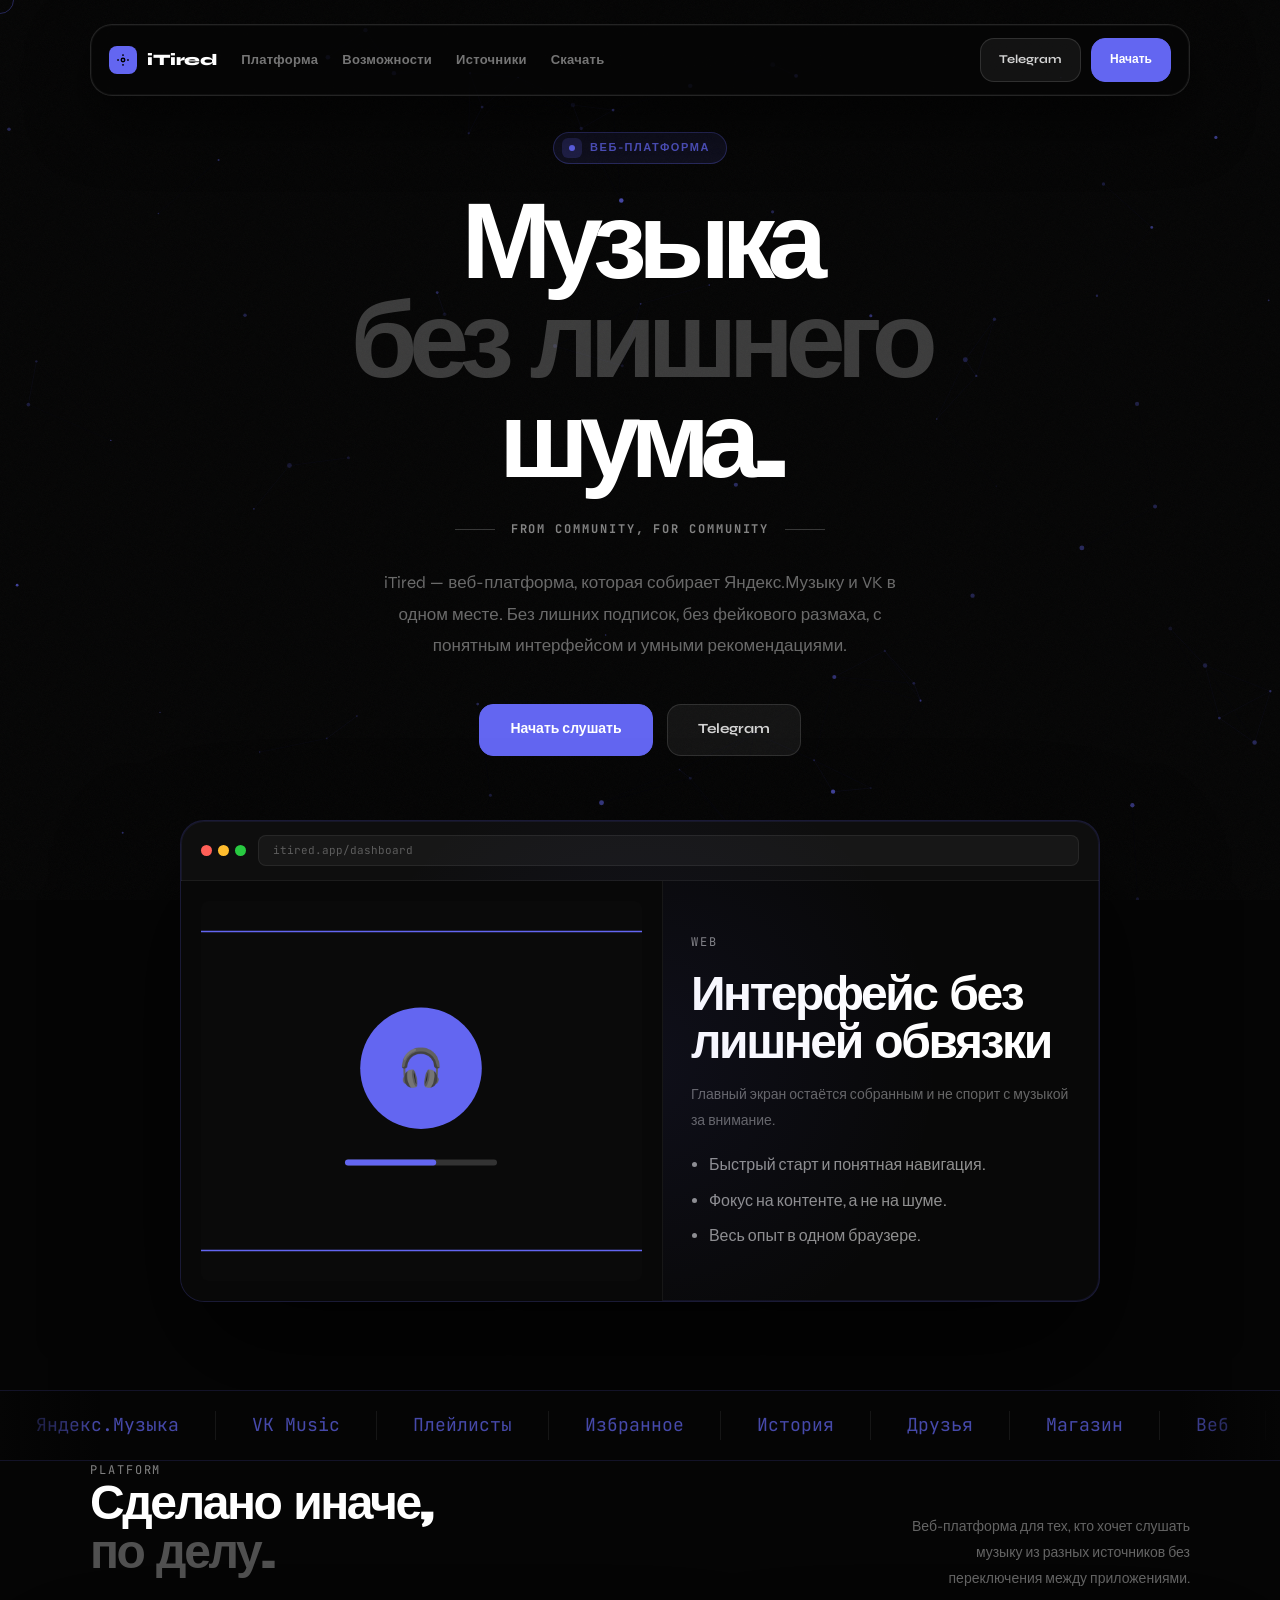
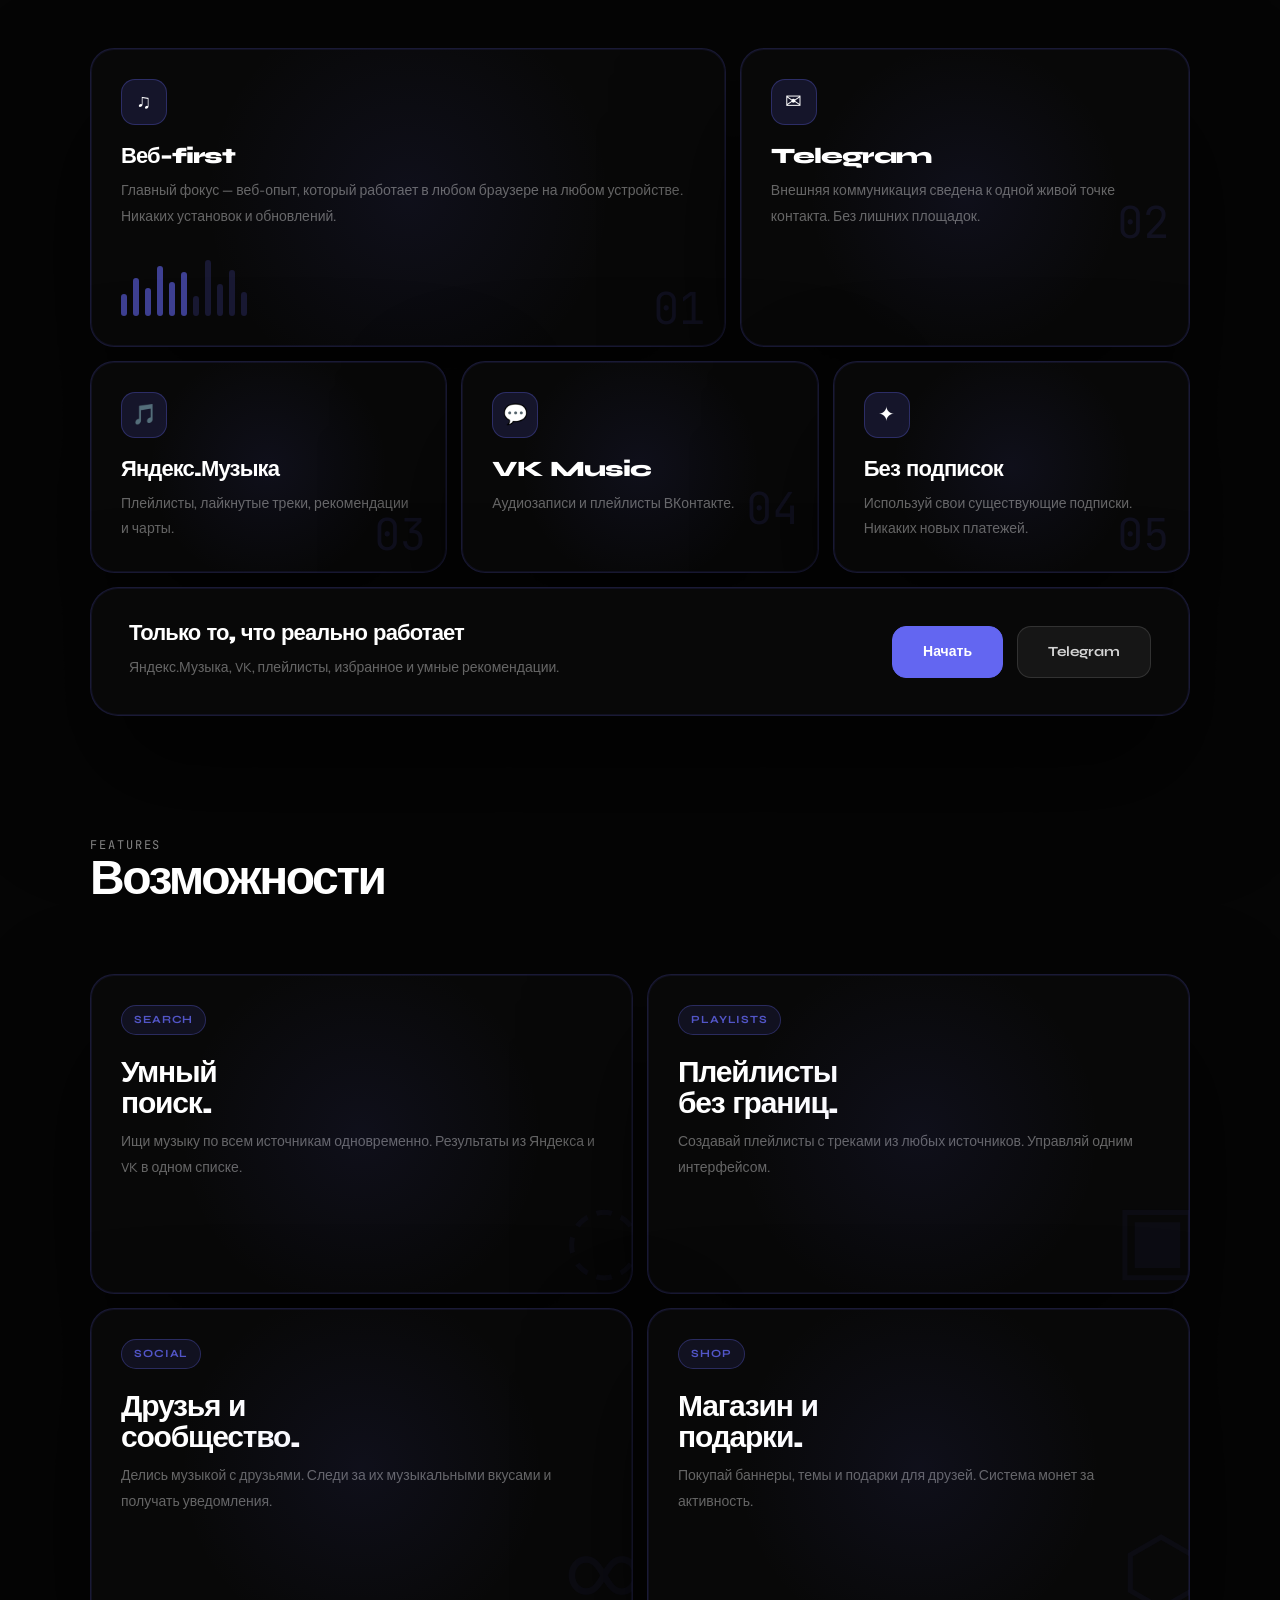
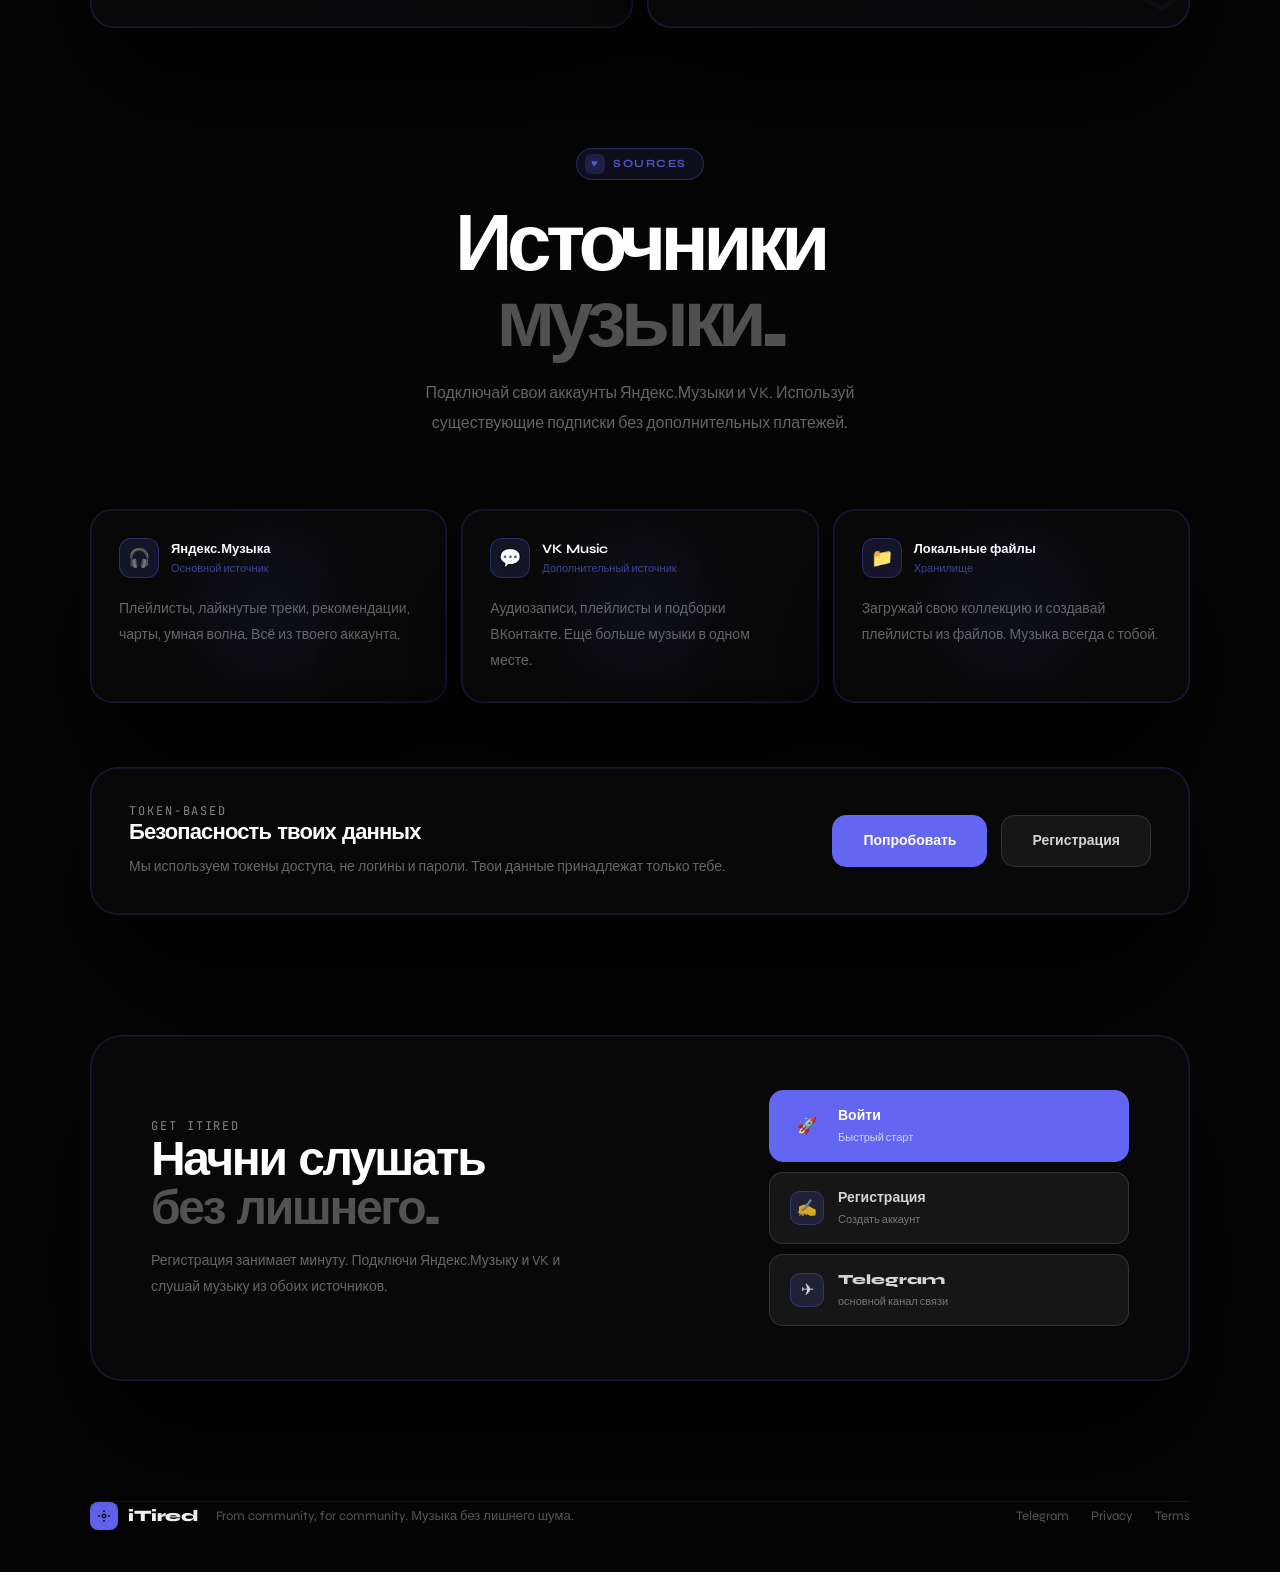
<file: itiredmp3-main/landing/index.html>
<!DOCTYPE html>
<html lang="ru">
<head>
    <meta charset="UTF-8">
    <meta name="viewport" content="width=device-width, initial-scale=1.0">
    <title>iTired | Музыка без лишнего шума</title>
    <meta name="description" content="iTired — веб-платформа для музыки. Яндекс.Музыка и VK в одном месте.">
    <link rel="icon" type="image/png" href="data:image/svg+xml,<svg xmlns='http://www.w3.org/2000/svg' viewBox='0 0 100 100'><rect fill='%236366f1' width='100' height='100' rx='20'/><text x='50' y='68' font-size='50' text-anchor='middle' fill='white'>🎧</text></svg>">
    <link rel="preconnect" href="https://fonts.googleapis.com">
    <link rel="preconnect" href="https://fonts.gstatic.com" crossorigin>
    <link href="https://fonts.googleapis.com/css2?family=Syne:wght@400;600;700;800&family=JetBrains+Mono:wght@300;400;500&display=swap" rel="stylesheet">
    <link rel="stylesheet" href="landing.css">
</head>
<body>
    <canvas id="particle-field" aria-hidden="true"></canvas>
    <div class="noise" aria-hidden="true"></div>
    <div class="cursor-dot" aria-hidden="true"></div>
    <div class="cursor-ring" aria-hidden="true"></div>

    <header class="site-nav" id="top">
        <a class="brand" href="#top">
            <span class="brand-mark">
                <svg width="14" height="14" viewBox="0 0 24 24" fill="none" stroke="#000" stroke-width="2.5">
                    <circle cx="12" cy="12" r="3"></circle>
                    <path d="M12 2v3M12 19v3M2 12h3M19 12h3"></path>
                </svg>
            </span>
            <span>iTired</span>
        </a>

        <nav aria-label="Основная навигация">
            <ul class="nav-links">
                <li><a href="#platform">Платформа</a></li>
                <li><a href="#features">Возможности</a></li>
                <li><a href="#sources">Источники</a></li>
                <li><a href="#download">Скачать</a></li>
            </ul>
        </nav>

        <div class="nav-actions">
            <a class="nav-ghost" href="https://t.me/iTired" target="_blank" rel="noreferrer">Telegram</a>
            <a class="nav-solid" href="/login">Начать</a>
        </div>
    </header>

    <main>
        <section class="hero">
            <div class="hero-badge" data-reveal>
                <span class="hero-badge-dot"></span>
                <span>Веб-платформа</span>
            </div>

            <h1 class="hero-title" data-reveal>
                <span>Музыка</span>
                <span class="hero-title-muted">без лишнего</span>
                <span>шума.</span>
            </h1>

            <div class="hero-slogan" data-reveal>
                <span></span>
                <strong>From community, for community</strong>
                <span></span>
            </div>

            <p class="hero-text" data-reveal>
                iTired — веб-платформа, которая собирает Яндекс.Музыку и VK в одном месте.
                Без лишних подписок, без фейкового размаха, с понятным интерфейсом и умными рекомендациями.
            </p>

            <div class="hero-actions" data-reveal>
                <a class="button-solid" href="/login">Начать слушать</a>
                <a class="button-ghost" href="https://t.me/iTired" target="_blank" rel="noreferrer">Telegram</a>
            </div>

            <div class="hero-panel-shell" data-reveal>
                <div class="hero-panel-top">
                    <div class="window-dots">
                        <span></span>
                        <span></span>
                        <span></span>
                    </div>
                    <div class="window-path">itired.app/dashboard</div>
                </div>

                <div class="hero-panel-body">
                    <div class="hero-panel-preview">
                        <img class="preview-image is-active" src="data:image/svg+xml,%3Csvg xmlns='http://www.w3.org/2000/svg' width='800' height='500' viewBox='0 0 800 500'%3E%3Crect fill='%230a0a0a' width='800' height='500'/%3E%3Crect x='40' y='40' width='720' height='420' rx='16' fill='none' stroke='%236366f1' stroke-width='2'/%3E%3Ccircle cx='400' cy='220' r='80' fill='%236366f1'/%3E%3Ctext x='400' y='235' text-anchor='middle' fill='white' font-size='48'%3E🎧%3C/text%3E%3Crect x='300' y='340' width='200' height='8' rx='4' fill='%23333'/%3E%3Crect x='300' y='340' width='120' height='8' rx='4' fill='%236366f1'/%3E%3C/svg%3E" alt="Интерфейс iTired">
                    </div>

                    <div class="hero-panel-copy">
                        <div class="eyebrow eyebrow-soft">Web</div>
                        <h2 data-preview-title>Интерфейс без лишней обвязки</h2>
                        <p data-preview-text>
                            Главный экран остаётся собранным и не спорит с музыкой за внимание.
                        </p>
                        <ul data-preview-points>
                            <li>Быстрый старт и понятная навигация.</li>
                            <li>Фокус на контенте, а не на шуме.</li>
                            <li>Весь опыт в одном браузере.</li>
                        </ul>
                    </div>
                </div>
            </div>
        </section>

        <section class="marquee">
            <div class="marquee-fade left"></div>
            <div class="marquee-fade right"></div>
            <div class="marquee-track">
                <div class="marquee-item">Яндекс.Музыка</div>
                <div class="marquee-item">VK Music</div>
                <div class="marquee-item">Плейлисты</div>
                <div class="marquee-item">Избранное</div>
                <div class="marquee-item">История</div>
                <div class="marquee-item">Друзья</div>
                <div class="marquee-item">Магазин</div>
                <div class="marquee-item">Веб</div>
                <div class="marquee-item">Яндекс.Музыка</div>
                <div class="marquee-item">VK Music</div>
                <div class="marquee-item">Плейлисты</div>
                <div class="marquee-item">Избранное</div>
                <div class="marquee-item">История</div>
                <div class="marquee-item">Друзья</div>
                <div class="marquee-item">Магазин</div>
                <div class="marquee-item">Веб</div>
            </div>
        </section>

        <section class="section shell" id="platform">
            <div class="section-head split" data-reveal>
                <div>
                    <div class="eyebrow">Platform</div>
                    <h2>Сделано иначе,<br><span>по делу.</span></h2>
                </div>
                <p>
                    Веб-платформа для тех, кто хочет слушать музыку из разных источников без переключения между приложениями.
                </p>
            </div>

            <div class="bento-grid">
                <article class="bento-card wide" data-reveal>
                    <div class="card-inner">
                        <div class="card-icon">♫</div>
                        <h3>Веб-first</h3>
                        <p>
                            Главный фокус — веб-опыт, который работает в любом браузере на любом устройстве. Никаких установок и обновлений.
                        </p>
                        <div class="mini-bars">
                            <span style="height:22px"></span>
                            <span style="height:38px"></span>
                            <span style="height:28px"></span>
                            <span style="height:50px"></span>
                            <span style="height:34px"></span>
                            <span style="height:44px"></span>
                            <span style="height:20px"></span>
                            <span style="height:56px"></span>
                            <span style="height:32px"></span>
                            <span style="height:46px"></span>
                            <span style="height:24px"></span>
                        </div>
                        <div class="card-num">01</div>
                    </div>
                </article>

                <article class="bento-card" data-reveal>
                    <div class="card-inner">
                        <div class="card-icon">✉</div>
                        <h3>Telegram</h3>
                        <p>
                            Внешняя коммуникация сведена к одной живой точке контакта. Без лишних площадок.
                        </p>
                        <div class="card-num">02</div>
                    </div>
                </article>

                <article class="bento-card small" data-reveal>
                    <div class="card-inner">
                        <div class="card-icon">🎵</div>
                        <h3>Яндекс.Музыка</h3>
                        <p>Плейлисты, лайкнутые треки, рекомендации и чарты.</p>
                        <div class="card-num">03</div>
                    </div>
                </article>

                <article class="bento-card small" data-reveal>
                    <div class="card-inner">
                        <div class="card-icon">💬</div>
                        <h3>VK Music</h3>
                        <p>Аудиозаписи и плейлисты ВКонтакте.</p>
                        <div class="card-num">04</div>
                    </div>
                </article>

                <article class="bento-card small" data-reveal>
                    <div class="card-inner">
                        <div class="card-icon">✦</div>
                        <h3>Без подписок</h3>
                        <p>Используй свои существующие подписки. Никаких новых платежей.</p>
                        <div class="card-num">05</div>
                    </div>
                </article>

                <div class="bento-banner" data-reveal>
                    <div>
                        <h3>Только то, что реально работает</h3>
                        <p>Яндекс.Музыка, VK, плейлисты, избранное и умные рекомендации.</p>
                    </div>
                    <div class="banner-actions">
                        <a class="button-solid" href="/login">Начать</a>
                        <a class="button-ghost" href="https://t.me/iTired" target="_blank" rel="noreferrer">Telegram</a>
                    </div>
                </div>
            </div>
        </section>

        <section class="section shell" id="features">
            <div class="section-head" data-reveal>
                <div>
                    <div class="eyebrow">Features</div>
                    <h2>Возможности</h2>
                </div>
            </div>

            <div class="philosophy-grid">
                <article class="philosophy-card" data-reveal>
                    <div class="philosophy-tag">Search</div>
                    <h3>Умный<br>поиск.</h3>
                    <p>Ищи музыку по всем источникам одновременно. Результаты из Яндекса и VK в одном списке.</p>
                    <div class="philosophy-deco">◌</div>
                </article>

                <article class="philosophy-card" data-reveal>
                    <div class="philosophy-tag">Playlists</div>
                    <h3>Плейлисты<br>без границ.</h3>
                    <p>Создавай плейлисты с треками из любых источников. Управляй одним интерфейсом.</p>
                    <div class="philosophy-deco">▣</div>
                </article>

                <article class="philosophy-card" data-reveal>
                    <div class="philosophy-tag">Social</div>
                    <h3>Друзья и<br>сообщество.</h3>
                    <p>Делись музыкой с друзьями. Следи за их музыкальными вкусами и получать уведомления.</p>
                    <div class="philosophy-deco">∞</div>
                </article>

                <article class="philosophy-card" data-reveal>
                    <div class="philosophy-tag">Shop</div>
                    <h3>Магазин и<br>подарки.</h3>
                    <p>Покупай баннеры, темы и подарки для друзей. Система монет за активность.</p>
                    <div class="philosophy-deco">⬡</div>
                </article>
            </div>
        </section>

        <section class="section shell" id="sources">
            <div class="community-head" data-reveal>
                <div class="community-pill">
                    <span>♥</span>
                    <strong>Sources</strong>
                </div>
                <h2>Источники<br><span>музыки.</span></h2>
                <p>
                    Подключай свои аккаунты Яндекс.Музыки и VK. Используй существующие подписки без дополнительных платежей.
                </p>
            </div>

            <div class="quote-grid">
                <article class="quote-card" data-reveal>
                    <div class="quote-head">
                        <div class="quote-avatar">🎧</div>
                        <div><div class="quote-name">Яндекс.Музыка</div><div class="quote-role">Основной источник</div></div>
                    </div>
                    <p>Плейлисты, лайкнутые треки, рекомендации, чарты, умная волна. Всё из твоего аккаунта.</p>
                </article>

                <article class="quote-card" data-reveal>
                    <div class="quote-head">
                        <div class="quote-avatar">💬</div>
                        <div><div class="quote-name">VK Music</div><div class="quote-role">Дополнительный источник</div></div>
                    </div>
                    <p>Аудиозаписи, плейлисты и подборки ВКонтакте. Ещё больше музыки в одном месте.</p>
                </article>

                <article class="quote-card" data-reveal>
                    <div class="quote-head">
                        <div class="quote-avatar">📁</div>
                        <div><div class="quote-name">Локальные файлы</div><div class="quote-role">Хранилище</div></div>
                    </div>
                    <p>Загружай свою коллекцию и создавай плейлисты из файлов. Музыка всегда с тобой.</p>
                </article>
            </div>

            <div class="pledge-banner" data-reveal>
                <div>
                    <div class="eyebrow">Token-based</div>
                    <h3>Безопасность твоих данных</h3>
                    <p>
                        Мы используем токены доступа, не логины и пароли. Твои данные принадлежат только тебе.
                    </p>
                </div>
                <div class="pledge-actions">
                    <a class="button-solid" href="/login">Попробовать</a>
                    <a class="button-ghost" href="/register">Регистрация</a>
                </div>
            </div>
        </section>

        <section class="section shell" id="download">
            <div class="download-block" data-reveal>
                <div class="download-copy">
                    <div class="eyebrow">Get iTired</div>
                    <h2>Начни слушать<br><span>без лишнего.</span></h2>
                    <p>
                        Регистрация занимает минуту. Подключи Яндекс.Музыку и VK и слушай музыку из обоих источников.
                    </p>
                </div>

                <div class="platform-list">
                    <a class="platform-card is-solid" href="/login">
                        <div class="platform-icon">🚀</div>
                        <div><div class="platform-label">Войти</div><div class="platform-sub">Быстрый старт</div></div>
                    </a>

                    <a class="platform-card" href="/register">
                        <div class="platform-icon">✍</div>
                        <div><div class="platform-label">Регистрация</div><div class="platform-sub">Создать аккаунт</div></div>
                    </a>

                    <a class="platform-card" href="https://t.me/iTired" target="_blank" rel="noreferrer">
                        <div class="platform-icon">✈</div>
                        <div><div class="platform-label">Telegram</div><div class="platform-sub">основной канал связи</div></div>
                    </a>
                </div>
            </div>
        </section>
    </main>

    <footer class="footer shell">
        <div class="footer-brandline">
            <a class="brand" href="#top">
                <span class="brand-mark">
                    <svg width="14" height="14" viewBox="0 0 24 24" fill="none" stroke="#000" stroke-width="2.5">
                        <circle cx="12" cy="12" r="3"></circle>
                        <path d="M12 2v3M12 19v3M2 12h3M19 12h3"></path>
                    </svg>
                </span>
                <span>iTired</span>
            </a>
            <p>From community, for community. Музыка без лишнего шума.</p>
        </div>

        <div class="footer-links">
            <a href="https://t.me/iTired" target="_blank" rel="noreferrer">Telegram</a>
            <a href="/privacy">Privacy</a>
            <a href="/terms">Terms</a>
        </div>
    </footer>

    <script src="landing.js"></script>
</body>
</html>
</file>
<file: itiredmp3-main/landing/landing.css>
:root {
    color-scheme: dark;
}

*,
*::before,
*::after {
    box-sizing: border-box;
}

html {
    scroll-behavior: smooth;
}

body {
    margin: 0;
    background: #050505;
    color: #ffffff;
    font-family: "Syne", sans-serif;
    line-height: 1.6;
    overflow-x: hidden;
}

body.cursor-enabled,
body.cursor-enabled a,
body.cursor-enabled button {
    cursor: none;
}

a {
    color: inherit;
    text-decoration: none;
}

button {
    font: inherit;
    color: inherit;
    background: none;
    border: 0;
    padding: 0;
}

img {
    display: block;
    width: 100%;
}

#particle-field {
    position: fixed;
    inset: 0;
    z-index: -3;
    width: 100%;
    height: 100%;
    pointer-events: none;
}

.noise {
    position: fixed;
    inset: 0;
    z-index: -2;
    opacity: 0.03;
    pointer-events: none;
    background-image: url("data:image/svg+xml,%3Csvg viewBox='0 0 512 512' xmlns='http://www.w3.org/2000/svg'%3E%3Cfilter id='f'%3E%3CfeTurbulence type='fractalNoise' baseFrequency='.8' numOctaves='4' stitchTiles='stitch'/%3E%3C/filter%3E%3Crect width='100%25' height='100%25' filter='url(%23f)'/%3E%3C/svg%3E");
    background-size: 200px;
}

.cursor-dot,
.cursor-ring,
.custom-cursor {
    position: fixed;
    top: -100px;
    left: -100px;
    pointer-events: none;
    z-index: 9999;
    transform: translate(-50%, -50%);
}

.cursor-dot,
.custom-cursor {
    width: 6px;
    height: 6px;
    border-radius: 50%;
    background: #6366f1;
}

.cursor-ring,
.custom-cursor {
    width: 28px;
    height: 28px;
    border: 1px solid rgba(99, 102, 241, 0.35);
    border-radius: 50%;
    transition: width 0.28s ease, height 0.28s ease, border-color 0.28s ease, transform 0.1s ease;
}

.cursor-ring.is-active,
.custom-cursor.hover {
    width: 48px;
    height: 48px;
    border-color: rgba(99, 102, 241, 0.68);
    background: rgba(99, 102, 241, 0.1);
}

.shell {
    width: min(1100px, calc(100% - 48px));
    margin: 0 auto;
}

.section {
    padding: 0 0 120px;
}

.site-nav {
    position: fixed;
    top: 24px;
    left: 50%;
    transform: translateX(-50%);
    z-index: 1000;
    width: min(1100px, calc(100% - 48px));
    padding: 13px 18px;
    display: flex;
    align-items: center;
    gap: 24px;
    border-radius: 22px;
    border: 1px solid rgba(255, 255, 255, 0.12);
    background: rgba(5, 5, 5, 0.6);
    backdrop-filter: blur(40px);
    box-shadow: 0 0 0 1px rgba(255, 255, 255, 0.04) inset, 0 24px 60px rgba(0, 0, 0, 0.6);
}

.site-nav.is-scrolled {
    background: rgba(5, 5, 5, 0.86);
}

.brand {
    display: inline-flex;
    align-items: center;
    gap: 10px;
    font-weight: 800;
    font-size: 16px;
    letter-spacing: -0.03em;
    white-space: nowrap;
}

.brand-mark {
    width: 28px;
    height: 28px;
    display: flex;
    align-items: center;
    justify-content: center;
    border-radius: 8px;
    background: #6366f1;
    flex-shrink: 0;
}

.nav-links {
    display: flex;
    align-items: center;
    gap: 24px;
    list-style: none;
    margin: 0;
    padding: 0;
    color: rgba(255, 255, 255, 0.45);
    font-size: 13px;
    font-weight: 600;
    letter-spacing: 0.02em;
}

.nav-links a,
.footer-links a {
    transition: color 0.2s ease;
}

.nav-links a:hover,
.footer-links a:hover {
    color: #6366f1;
}

.nav-actions {
    display: flex;
    gap: 10px;
    margin-left: auto;
}

.nav-ghost,
.nav-solid,
.button-solid,
.button-ghost,
.preview-button,
.platform-card {
    border-radius: 14px;
    transition: transform 0.22s ease, background 0.22s ease, border-color 0.22s ease, color 0.22s ease, box-shadow 0.22s ease;
}

.nav-ghost,
.button-ghost,
.preview-button,
.platform-card {
    border: 1px solid rgba(255, 255, 255, 0.12);
    background: rgba(255, 255, 255, 0.06);
    color: rgba(255, 255, 255, 0.82);
}

.nav-ghost,
.nav-solid,
.button-solid,
.button-ghost {
    min-height: 44px;
    padding: 0 18px;
    display: inline-flex;
    align-items: center;
    justify-content: center;
    font-size: 12px;
    font-weight: 700;
    white-space: nowrap;
}

.nav-solid,
.button-solid,
.platform-card.is-solid {
    border: 1px solid #6366f1;
    background: #6366f1;
    color: #ffffff;
}

.nav-ghost:hover,
.nav-solid:hover,
.button-solid:hover,
.button-ghost:hover,
.preview-button:hover,
.platform-card:hover {
    transform: translateY(-2px);
}

.hero {
    min-height: 100vh;
    display: flex;
    flex-direction: column;
    align-items: center;
    justify-content: center;
    padding: 132px 24px 88px;
    text-align: center;
    position: relative;
    overflow: hidden;
}

.hero-badge,
.community-pill {
    display: inline-flex;
    align-items: center;
    gap: 8px;
    padding: 5px 16px 5px 8px;
    background: rgba(99, 102, 241, 0.1);
    border: 1px solid rgba(99, 102, 241, 0.3);
    border-radius: 100px;
    font-size: 11px;
    font-weight: 700;
    color: rgba(99, 102, 241, 0.8);
    text-transform: uppercase;
    letter-spacing: 0.14em;
    margin-bottom: 30px;
}

.hero-badge-dot,
.community-pill span {
    width: 20px;
    height: 20px;
    border-radius: 6px;
    background: rgba(99, 102, 241, 0.2);
    display: inline-flex;
    align-items: center;
    justify-content: center;
    flex-shrink: 0;
}

.hero-badge-dot::after {
    content: "";
    width: 6px;
    height: 6px;
    border-radius: 50%;
    background: #6366f1;
    animation: blink 2s infinite;
}

.hero-title {
    margin: 0 0 28px;
    font-size: clamp(56px, 10vw, 108px);
    font-weight: 800;
    line-height: 0.92;
    letter-spacing: -0.08em;
}

.hero-title span {
    display: block;
}

.hero-title-muted {
    color: rgba(255, 255, 255, 0.22);
}

.hero-slogan {
    display: inline-flex;
    align-items: center;
    gap: 16px;
    margin-bottom: 28px;
}

.hero-slogan span {
    width: 40px;
    height: 1px;
    background: rgba(255, 255, 255, 0.2);
}

.hero-slogan strong,
.eyebrow,
.eyebrow-soft {
    font-family: "JetBrains Mono", monospace;
    font-size: 12px;
    color: rgba(255, 255, 255, 0.5);
    letter-spacing: 0.16em;
    text-transform: uppercase;
}

.hero-text {
    max-width: 540px;
    margin: 0 0 42px;
    color: rgba(255, 255, 255, 0.4);
    font-size: clamp(14px, 1.8vw, 17px);
    line-height: 1.85;
}

.hero-actions,
.banner-actions,
.pledge-actions {
    display: flex;
    align-items: center;
    justify-content: center;
    gap: 14px;
    flex-wrap: wrap;
}

.button-solid,
.button-ghost {
    min-height: 52px;
    padding: 0 30px;
    font-size: 14px;
}

.hero-panel-shell,
.bento-card,
.quote-card,
.philosophy-card,
.download-block,
.pledge-banner,
.bento-banner {
    position: relative;
    overflow: hidden;
    border: 1px solid rgba(99, 102, 241, 0.2);
    background: rgba(8, 8, 8, 1);
    box-shadow: 0 0 0 1px rgba(99, 102, 241, 0.1) inset, 0 60px 120px rgba(0, 0, 0, 0.75);
}

.hero-panel-shell,
.bento-card,
.quote-card,
.philosophy-card {
    --glow-x: 50%;
    --glow-y: 50%;
}

.hero-panel-shell::before,
.bento-card::before,
.quote-card::before,
.philosophy-card::before {
    content: "";
    position: absolute;
    inset: 0;
    background: radial-gradient(circle at var(--glow-x) var(--glow-y), rgba(99, 102, 241, 0.08), transparent 58%);
    pointer-events: none;
}

.hero-panel-shell {
    width: min(920px, 100%);
    margin-top: 64px;
    border-radius: 24px;
    text-align: left;
}

.hero-panel-top {
    display: flex;
    align-items: center;
    gap: 12px;
    padding: 14px 20px;
    background: rgba(255, 255, 255, 0.025);
    border-bottom: 1px solid rgba(255, 255, 255, 0.06);
}

.window-dots {
    display: flex;
    gap: 6px;
}

.window-dots span {
    width: 11px;
    height: 11px;
    border-radius: 50%;
}

.window-dots span:nth-child(1) {
    background: #ff5f57;
}

.window-dots span:nth-child(2) {
    background: #ffbd2e;
}

.window-dots span:nth-child(3) {
    background: #28ca41;
}

.window-path {
    flex: 1;
    min-width: 0;
    padding: 6px 14px;
    border: 1px solid rgba(255, 255, 255, 0.07);
    border-radius: 8px;
    background: rgba(255, 255, 255, 0.04);
    color: rgba(255, 255, 255, 0.3);
    font-family: "JetBrains Mono", monospace;
    font-size: 11px;
}

.hero-panel-body {
    display: grid;
    grid-template-columns: minmax(0, 1.05fr) minmax(280px, 0.95fr);
    min-height: 420px;
}

.hero-panel-preview {
    position: relative;
    min-height: 420px;
    border-right: 1px solid rgba(255, 255, 255, 0.06);
    background: #080808;
    display: flex;
    align-items: center;
    justify-content: center;
    padding: 20px;
}

.preview-image {
    width: 100%;
    height: 100%;
    object-fit: cover;
    border-radius: 8px;
}

.hero-panel-copy {
    padding: 30px 28px;
    display: flex;
    flex-direction: column;
    justify-content: center;
}

.eyebrow-soft {
    margin-bottom: 18px;
}

.hero-panel-copy h2,
.section-head h2,
.community-head h2,
.download-copy h2 {
    margin: 0 0 14px;
    font-size: clamp(28px, 4vw, 48px);
    font-weight: 800;
    letter-spacing: -0.05em;
    line-height: 1.02;
}

.hero-panel-copy p,
.section-head p,
.community-head p,
.quote-card p,
.philosophy-card p,
.download-copy p,
.bento-card p,
.bento-banner p,
.pledge-banner p {
    margin: 0;
    color: rgba(255, 255, 255, 0.38);
    font-size: 14px;
    line-height: 1.85;
}

.hero-panel-copy ul {
    margin: 18px 0 0;
    padding-left: 18px;
    color: rgba(255, 255, 255, 0.55);
    display: grid;
    gap: 10px;
}

.hero-panel-tabs {
    display: grid;
    grid-template-columns: repeat(3, minmax(0, 1fr));
    gap: 12px;
    padding: 18px 22px 22px;
}

.preview-button {
    min-height: 52px;
    cursor: pointer;
}

.preview-button.is-active {
    border-color: rgba(99, 102, 241, 0.5);
    background: rgba(99, 102, 241, 0.15);
    color: #ffffff;
}

.marquee {
    position: relative;
    overflow: hidden;
    padding: 20px 0;
    border-top: 1px solid rgba(99, 102, 241, 0.15);
    border-bottom: 1px solid rgba(99, 102, 241, 0.15);
}

.marquee-fade {
    position: absolute;
    top: 0;
    bottom: 0;
    width: 100px;
    z-index: 2;
    pointer-events: none;
}

.marquee-fade.left {
    left: 0;
    background: linear-gradient(to right, #050505, transparent);
}

.marquee-fade.right {
    right: 0;
    background: linear-gradient(to left, #050505, transparent);
}

.marquee-track {
    display: flex;
    width: max-content;
    animation: marquee 30s linear infinite;
}

.marquee-item {
    display: flex;
    align-items: center;
    padding: 0 36px;
    border-right: 1px solid rgba(255, 255, 255, 0.07);
    font-family: "JetBrains Mono", monospace;
    font-size: 18px;
    color: rgba(99, 102, 241, 0.7);
}

.section-head {
    display: flex;
    justify-content: space-between;
    align-items: flex-end;
    gap: 24px;
    margin-bottom: 56px;
    flex-wrap: wrap;
}

.section-head h2 span,
.community-head h2 span,
.download-copy h2 span {
    color: rgba(255, 255, 255, 0.3);
}

.split p {
    max-width: 280px;
    text-align: right;
}

.center {
    display: block;
    text-align: center;
}

.center .eyebrow {
    display: inline-block;
    margin-bottom: 14px;
}

.bento-grid,
.quote-grid,
.philosophy-grid {
    display: grid;
    gap: 14px;
}

.bento-grid {
    grid-template-columns: repeat(12, minmax(0, 1fr));
}

.bento-card {
    grid-column: span 5;
    border-radius: 24px;
    transform-style: preserve-3d;
}

.bento-card.wide {
    grid-column: span 7;
}

.bento-card.small {
    grid-column: span 4;
}

.card-inner,
.philosophy-card {
    position: relative;
    padding: 30px;
}

.card-icon,
.platform-icon,
.quote-avatar {
    width: 46px;
    height: 46px;
    display: flex;
    align-items: center;
    justify-content: center;
    border-radius: 14px;
    background: rgba(99, 102, 241, 0.15);
    border: 1px solid rgba(99, 102, 241, 0.3);
    font-size: 20px;
    margin-bottom: 20px;
    flex-shrink: 0;
}

.bento-card h3,
.bento-banner h3,
.pledge-banner h3,
.philosophy-card h3 {
    margin: 0 0 10px;
    font-size: 22px;
    font-weight: 800;
    letter-spacing: -0.04em;
    line-height: 1.04;
}

.card-num {
    position: absolute;
    right: 20px;
    bottom: 16px;
    font-family: "JetBrains Mono", monospace;
    font-size: 44px;
    color: rgba(99, 102, 241, 0.1);
    line-height: 1;
}

.mini-bars {
    display: flex;
    align-items: flex-end;
    gap: 6px;
    height: 60px;
    margin-top: 26px;
}

.mini-bars span {
    width: 6px;
    display: block;
    border-radius: 999px;
    background: rgba(99, 102, 241, 0.18);
}

.mini-bars span:nth-child(-n + 6) {
    background: rgba(99, 102, 241, 0.6);
}

.bento-banner,
.pledge-banner {
    grid-column: span 12;
    border-radius: 28px;
    padding: 34px 38px;
    display: flex;
    align-items: center;
    justify-content: space-between;
    gap: 28px;
    flex-wrap: wrap;
}

.community-head {
    text-align: center;
    margin-bottom: 72px;
}

.community-pill {
    margin-bottom: 26px;
}

.community-head h2 {
    font-size: clamp(40px, 7vw, 80px);
    letter-spacing: -0.07em;
    line-height: 0.95;
    margin-bottom: 20px;
}

.community-head p {
    max-width: 520px;
    margin: 0 auto;
    font-size: 16px;
}

.quote-grid {
    grid-template-columns: repeat(3, minmax(0, 1fr));
    margin-bottom: 64px;
}

.quote-card {
    border-radius: 22px;
    padding: 28px;
    transform-style: preserve-3d;
}

.quote-head {
    display: flex;
    align-items: center;
    gap: 12px;
    margin-bottom: 18px;
}

.quote-avatar {
    width: 40px;
    height: 40px;
    border-radius: 12px;
    font-size: 18px;
    margin-bottom: 0;
}

.quote-name {
    font-size: 13px;
    font-weight: 700;
}

.quote-role {
    font-size: 11px;
    color: rgba(99, 102, 241, 0.6);
}

.quote-badge {
    margin-left: auto;
    padding: 3px 10px;
    border-radius: 999px;
    border: 1px solid rgba(99, 102, 241, 0.3);
    background: rgba(99, 102, 241, 0.1);
    color: rgba(99, 102, 241, 0.7);
    font-family: "JetBrains Mono", monospace;
    font-size: 10px;
    font-weight: 700;
}

.philosophy-grid {
    grid-template-columns: repeat(2, minmax(0, 1fr));
}

.philosophy-card {
    border-radius: 24px;
    min-height: 320px;
}

.philosophy-tag {
    display: inline-flex;
    align-items: center;
    gap: 6px;
    padding: 5px 12px;
    border-radius: 999px;
    background: rgba(99, 102, 241, 0.1);
    border: 1px solid rgba(99, 102, 241, 0.3);
    font-size: 11px;
    font-weight: 700;
    color: rgba(99, 102, 241, 0.8);
    text-transform: uppercase;
    letter-spacing: 0.08em;
    margin-bottom: 22px;
}

.philosophy-card h3 {
    font-size: 30px;
}

.philosophy-deco {
    position: absolute;
    right: -12px;
    bottom: -20px;
    font-size: 92px;
    color: rgba(99, 102, 241, 0.05);
    pointer-events: none;
}

.download-block {
    border-radius: 32px;
    padding: 54px 60px;
    display: flex;
    align-items: center;
    justify-content: space-between;
    gap: 44px;
    flex-wrap: wrap;
}

.download-copy {
    max-width: 460px;
}

.platform-list {
    display: flex;
    flex-direction: column;
    gap: 10px;
    min-width: min(360px, 100%);
}

.platform-card {
    min-height: 72px;
    padding: 14px 20px;
    display: flex;
    align-items: center;
    gap: 14px;
}

.platform-card .platform-icon {
    width: 34px;
    height: 34px;
    border-radius: 10px;
    margin-bottom: 0;
    font-size: 16px;
}

.platform-label {
    font-size: 14px;
    font-weight: 800;
}

.platform-sub {
    font-size: 11px;
    color: rgba(255, 255, 255, 0.42);
    margin-top: 2px;
}

.platform-card.is-solid .platform-sub {
    color: rgba(255, 255, 255, 0.7);
}

.footer {
    padding: 0 0 42px;
    border-top: 1px solid rgba(99, 102, 241, 0.15);
    display: flex;
    align-items: center;
    justify-content: space-between;
    gap: 22px;
    flex-wrap: wrap;
}

.footer-brandline {
    display: flex;
    align-items: center;
    gap: 18px;
    flex-wrap: wrap;
}

.footer-brandline p {
    margin: 0;
    font-size: 13px;
    color: rgba(255, 255, 255, 0.35);
}

.footer-links {
    display: flex;
    align-items: center;
    gap: 22px;
    color: rgba(255, 255, 255, 0.35);
    font-size: 13px;
}

.reveal,
[data-reveal] {
    opacity: 0;
    transform: translateY(30px);
    transition: opacity 0.65s ease, transform 0.65s ease;
}

.reveal.revealed,
.revealed,
[data-reveal].is-visible {
    opacity: 1;
    transform: translateY(0);
}

@keyframes blink {
    0%,
    100% {
        opacity: 1;
    }

    50% {
        opacity: 0.32;
    }
}

@keyframes marquee {
    from {
        transform: translateX(0);
    }

    to {
        transform: translateX(-50%);
    }
}

@media (max-width: 1120px) {
    .hero-panel-body,
    .quote-grid,
    .philosophy-grid {
        grid-template-columns: 1fr;
    }

    .bento-card,
    .bento-card.wide,
    .bento-card.small,
    .bento-banner {
        grid-column: span 12;
    }

    .hero-panel-preview {
        border-right: 0;
        border-bottom: 1px solid rgba(255, 255, 255, 0.06);
    }
}

@media (max-width: 920px) {
    .site-nav {
        position: static;
        transform: none;
        width: min(1100px, calc(100% - 28px));
        margin: 18px auto 0;
        flex-wrap: wrap;
    }

    .nav-actions,
    .nav-links {
        width: 100%;
        justify-content: flex-start;
    }

    .hero {
        min-height: unset;
        padding-top: 80px;
    }

    .download-block,
    .bento-banner,
    .pledge-banner,
    .footer {
        flex-direction: column;
        align-items: flex-start;
    }

    .hero-panel-tabs {
        grid-template-columns: 1fr;
    }
}

@media (max-width: 720px) {
    .shell {
        width: calc(100% - 28px);
    }

    .section {
        padding-bottom: 88px;
    }

    .hero-title {
        font-size: clamp(44px, 14vw, 72px);
    }

    .hero-slogan {
        gap: 10px;
    }

    .hero-slogan span {
        width: 26px;
    }

    .hero-panel-copy,
    .card-inner,
    .quote-card,
    .philosophy-card,
    .download-block,
    .bento-banner,
    .pledge-banner {
        padding: 24px 20px;
    }

    .hero-panel-preview {
        min-height: 260px;
    }

    .hero-panel-shell {
        margin-top: 44px;
    }

    .section-head h2,
    .download-copy h2 {
        font-size: clamp(30px, 10vw, 46px);
    }

    .community-head h2 {
        font-size: clamp(34px, 12vw, 58px);
    }

    .button-solid,
    .button-ghost,
    .nav-ghost,
    .nav-solid {
        width: 100%;
    }

    .hero-actions,
    .banner-actions,
    .pledge-actions,
    .nav-actions {
        align-items: stretch;
    }

    .platform-list {
        min-width: 100%;
        width: 100%;
    }

    .footer-links {
        flex-wrap: wrap;
    }
}

@media (prefers-reduced-motion: reduce) {
    html {
        scroll-behavior: auto;
    }

    * {
        animation: none !important;
        transition: none !important;
    }
}
</file>
